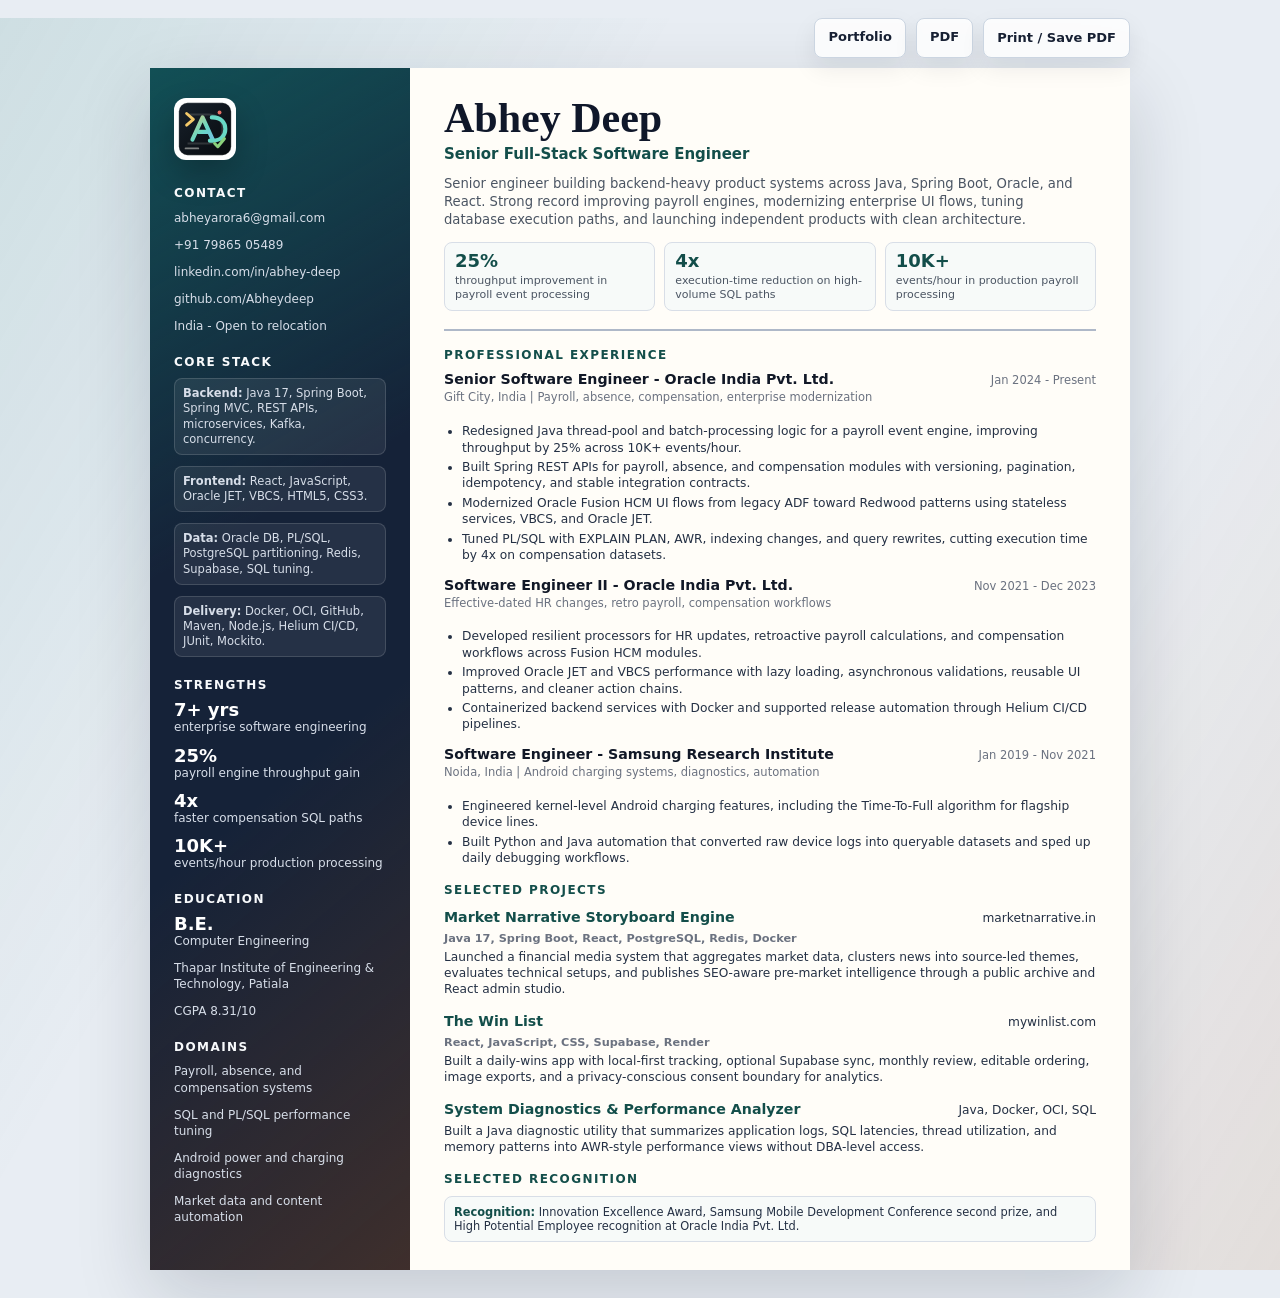
<file: resume.html>
<!doctype html>
<html lang="en">
  <head>
    <meta charset="utf-8">
    <meta name="viewport" content="width=device-width, initial-scale=1">
    <meta name="description" content="One-page resume for Abhey Deep, Senior Full-Stack Software Engineer.">
    <meta name="theme-color" content="#f6f4ee">
    <meta property="og:title" content="Abhey Deep | One-Page Resume">
    <meta property="og:description" content="Senior Full-Stack Software Engineer focused on Java, Spring Boot, React, Oracle, PostgreSQL, Redis, and enterprise systems.">
    <meta property="og:type" content="website">
    <title>Abhey Deep | One-Page Resume</title>
    <link rel="icon" href="assets/logo.svg" type="image/svg+xml">
    <style>
      :root {
        --paper: #fffdf8;
        --canvas: #e8edf3;
        --ink: #111827;
        --muted: #4b5563;
        --soft: #6b7280;
        --line: #d8dee7;
        --line-strong: #aeb8c8;
        --accent: #0f766e;
        --accent-strong: #134e4a;
        --warm: #b45309;
        --tag: #eef6f4;
        --sidebar: #152238;
        --sidebar-muted: #d7dee9;
        --shadow: 0 26px 70px rgba(15, 23, 42, 0.16);
        font-family: Inter, ui-sans-serif, system-ui, -apple-system, BlinkMacSystemFont, "Segoe UI", sans-serif;
      }

      * {
        box-sizing: border-box;
      }

      html {
        background: var(--canvas);
      }

      body {
        margin: 0;
        color: var(--ink);
        background:
          linear-gradient(120deg, rgba(15, 118, 110, 0.12), transparent 34%),
          linear-gradient(300deg, rgba(180, 83, 9, 0.1), transparent 32%),
          var(--canvas);
        line-height: 1.34;
        letter-spacing: 0;
      }

      a {
        color: inherit;
        text-decoration: none;
      }

      p,
      h1,
      h2,
      h3 {
        margin-top: 0;
      }

      .actions {
        width: min(100% - 28px, 980px);
        margin: 18px auto 10px;
        display: flex;
        justify-content: flex-end;
        gap: 10px;
      }

      .actions a,
      .actions button {
        min-height: 40px;
        border: 1px solid #cbd5e1;
        border-radius: 8px;
        padding: 9px 13px;
        background: rgba(255, 255, 255, 0.82);
        color: #172033;
        font: inherit;
        font-size: 13px;
        font-weight: 800;
        cursor: pointer;
        box-shadow: 0 10px 24px rgba(15, 23, 42, 0.08);
      }

      .sheet {
        width: min(100% - 28px, 980px);
        min-height: 11in;
        margin: 0 auto 28px;
        display: grid;
        grid-template-columns: 260px minmax(0, 1fr);
        background: var(--paper);
        box-shadow: var(--shadow);
      }

      .rail {
        padding: 30px 24px;
        color: #f8fafc;
        background:
          linear-gradient(150deg, rgba(15, 118, 110, 0.54), transparent 38%),
          linear-gradient(320deg, rgba(180, 83, 9, 0.26), transparent 42%),
          var(--sidebar);
      }

      .mark {
        width: 62px;
        height: 62px;
        margin-bottom: 22px;
        border-radius: 12px;
        background: #fff;
        box-shadow: 0 14px 32px rgba(0, 0, 0, 0.24);
      }

      .rail h2,
      .content h2 {
        margin: 0 0 9px;
        color: inherit;
        font-size: 12px;
        line-height: 1.1;
        text-transform: uppercase;
        letter-spacing: 0.12em;
      }

      .rail-section + .rail-section {
        margin-top: 22px;
      }

      .contact-list,
      .skill-list,
      .quick-list {
        display: grid;
        gap: 8px;
        margin: 0;
        padding: 0;
        list-style: none;
      }

      .contact-list a,
      .contact-list span {
        display: block;
        overflow-wrap: anywhere;
        color: var(--sidebar-muted);
        font-size: 12px;
      }

      .skill-list li {
        padding: 7px 8px;
        border: 1px solid rgba(255, 255, 255, 0.14);
        border-radius: 8px;
        background: rgba(255, 255, 255, 0.07);
        color: var(--sidebar-muted);
        font-size: 11.5px;
        line-height: 1.32;
      }

      .quick-list li {
        color: var(--sidebar-muted);
        font-size: 12px;
      }

      .quick-list strong {
        display: block;
        color: #fff;
        font-size: 18px;
        line-height: 1;
      }

      .content {
        padding: 30px 34px 28px;
      }

      .masthead {
        padding-bottom: 18px;
        border-bottom: 2px solid var(--line-strong);
      }

      h1 {
        margin-bottom: 5px;
        color: #0f172a;
        font-family: Georgia, "Times New Roman", serif;
        font-size: 42px;
        line-height: 0.98;
        letter-spacing: 0;
      }

      .title {
        margin-bottom: 11px;
        color: var(--accent-strong);
        font-size: 15px;
        font-weight: 900;
      }

      .summary {
        margin: 0;
        max-width: 640px;
        color: var(--muted);
        font-size: 13.2px;
      }

      .metric-strip {
        display: grid;
        grid-template-columns: repeat(3, minmax(0, 1fr));
        gap: 9px;
        margin-top: 14px;
      }

      .metric {
        min-height: 58px;
        padding: 9px 10px;
        border: 1px solid var(--line);
        border-radius: 8px;
        background: #f7faf9;
      }

      .metric strong {
        display: block;
        color: var(--accent-strong);
        font-size: 18px;
        line-height: 1;
      }

      .metric span {
        display: block;
        margin-top: 4px;
        color: var(--muted);
        font-size: 11px;
        line-height: 1.22;
      }

      .section {
        margin-top: 18px;
      }

      .content h2 {
        color: var(--accent-strong);
      }

      .role,
      .project {
        break-inside: avoid;
      }

      .role + .role,
      .project + .project {
        margin-top: 13px;
      }

      .row {
        display: grid;
        grid-template-columns: minmax(0, 1fr) auto;
        gap: 12px;
        align-items: baseline;
      }

      h3 {
        margin: 0 0 2px;
        color: #111827;
        font-size: 14.2px;
        line-height: 1.2;
      }

      .meta,
      .date {
        color: var(--soft);
        font-size: 11.5px;
      }

      .date {
        white-space: nowrap;
      }

      ul {
        margin: 6px 0 0;
        padding-left: 18px;
      }

      li {
        color: #243044;
        font-size: 12.25px;
      }

      li + li {
        margin-top: 3px;
      }

      .project h3 {
        color: var(--accent-strong);
      }

      .project p {
        margin: 3px 0 0;
        color: #243044;
        font-size: 12.2px;
      }

      .project .stack {
        color: var(--soft);
        font-size: 11.3px;
        font-weight: 800;
      }

      .recognition-line {
        margin: 0;
        padding: 8px 9px;
        border: 1px solid var(--line);
        border-radius: 8px;
        background: #f7faf9;
        color: #243044;
        font-size: 11.4px;
        line-height: 1.25;
      }

      .recognition-line strong {
        color: var(--accent-strong);
      }

      .education {
        display: grid;
        grid-template-columns: minmax(0, 1fr) auto;
        gap: 12px;
        align-items: baseline;
      }

      .education p {
        margin: 0;
        color: var(--muted);
        font-size: 12px;
      }

      .print-note {
        display: none;
      }

      @page {
        size: letter;
        margin: 0.2in;
      }

      @media print {
        html,
        body {
          background: #fff;
        }

        .actions {
          display: none;
        }

        .sheet {
          width: 100%;
          min-height: 10.55in;
          margin: 0;
          box-shadow: none;
          grid-template-columns: 2.32in minmax(0, 1fr);
          line-height: 1.28;
        }

        .rail {
          padding: 0.23in 0.19in;
          print-color-adjust: exact;
          -webkit-print-color-adjust: exact;
        }

        .content {
          padding: 0.23in 0.25in 0.2in;
        }

        .mark,
        .metric,
        .skill-list li {
          print-color-adjust: exact;
          -webkit-print-color-adjust: exact;
        }

        .masthead {
          padding-bottom: 0.13in;
          border-bottom-width: 1px;
        }

        h1 {
          font-size: 35px;
        }

        .title {
          margin-bottom: 8px;
          font-size: 13px;
        }

        .summary {
          font-size: 11.5px;
        }

        .metric-strip {
          gap: 6px;
          margin-top: 10px;
        }

        .metric {
          min-height: 45px;
          padding: 7px 8px;
        }

        .metric strong {
          font-size: 15px;
        }

        .metric span,
        .meta,
        .date {
          font-size: 10.3px;
        }

        .section {
          margin-top: 12px;
        }

        .role + .role,
        .project + .project {
          margin-top: 8px;
        }

        h2 {
          margin-bottom: 6px;
          font-size: 10.4px;
        }

        h3 {
          font-size: 12.4px;
        }

        ul {
          margin-top: 4px;
          padding-left: 16px;
        }

        li {
          font-size: 10.6px;
          line-height: 1.27;
        }

        li + li {
          margin-top: 1px;
        }

        .project p,
        .education p,
        .recognition-line {
          font-size: 10.5px;
          line-height: 1.27;
        }

        .recognition-line {
          padding: 7px 8px;
        }

        .project .stack,
        .contact-list a,
        .contact-list span,
        .quick-list li,
        .skill-list li {
          font-size: 9.8px;
        }

        .mark {
          width: 0.55in;
          height: 0.55in;
          margin-bottom: 0.17in;
        }

        .rail-section + .rail-section {
          margin-top: 0.18in;
        }

        .contact-list,
        .skill-list,
        .quick-list {
          gap: 0.055in;
        }

        .skill-list li {
          padding: 0.055in 0.065in;
          border-radius: 6px;
        }

        .quick-list strong {
          font-size: 15px;
        }
      }

      @media screen and (max-width: 780px) {
        .actions {
          justify-content: stretch;
        }

        .actions a,
        .actions button {
          flex: 1;
        }

        .sheet {
          width: 100%;
          min-height: auto;
          margin: 0;
          grid-template-columns: 1fr;
        }

        .rail {
          padding: 24px 22px;
        }

        .mark {
          width: 54px;
          height: 54px;
          margin-bottom: 16px;
        }

        .content {
          padding: 24px 22px 30px;
        }

        h1 {
          font-size: 36px;
        }

        .metric-strip,
        .row,
        .education {
          grid-template-columns: 1fr;
        }

        .date {
          white-space: normal;
        }
      }
    </style>
  </head>
  <body>
    <div class="actions" aria-label="Resume actions">
      <a href="index.html">Portfolio</a>
      <a href="Abhey-Deep-Resume.pdf">PDF</a>
      <button type="button" onclick="window.print()">Print / Save PDF</button>
    </div>

    <main class="sheet" aria-label="One-page resume for Abhey Deep">
      <aside class="rail" aria-label="Contact and skills">
        <img class="mark" src="assets/logo.svg" alt="Abhey Deep logo">

        <section class="rail-section">
          <h2>Contact</h2>
          <ul class="contact-list">
            <li><a href="mailto:abheyarora6@gmail.com">abheyarora6@gmail.com</a></li>
            <li><a href="tel:+917986505489">+91 79865 05489</a></li>
            <li><a href="https://linkedin.com/in/abhey-deep" target="_blank" rel="noopener">linkedin.com/in/abhey-deep</a></li>
            <li><a href="https://github.com/Abheydeep" target="_blank" rel="noopener">github.com/Abheydeep</a></li>
            <li><span>India - Open to relocation</span></li>
          </ul>
        </section>

        <section class="rail-section">
          <h2>Core Stack</h2>
          <ul class="skill-list">
            <li><strong>Backend:</strong> Java 17, Spring Boot, Spring MVC, REST APIs, microservices, Kafka, concurrency.</li>
            <li><strong>Frontend:</strong> React, JavaScript, Oracle JET, VBCS, HTML5, CSS3.</li>
            <li><strong>Data:</strong> Oracle DB, PL/SQL, PostgreSQL partitioning, Redis, Supabase, SQL tuning.</li>
            <li><strong>Delivery:</strong> Docker, OCI, GitHub, Maven, Node.js, Helium CI/CD, JUnit, Mockito.</li>
          </ul>
        </section>

        <section class="rail-section">
          <h2>Strengths</h2>
          <ul class="quick-list">
            <li><strong>7+ yrs</strong> enterprise software engineering</li>
            <li><strong>25%</strong> payroll engine throughput gain</li>
            <li><strong>4x</strong> faster compensation SQL paths</li>
            <li><strong>10K+</strong> events/hour production processing</li>
          </ul>
        </section>

        <section class="rail-section">
          <h2>Education</h2>
          <ul class="quick-list">
            <li><strong>B.E.</strong> Computer Engineering</li>
            <li>Thapar Institute of Engineering & Technology, Patiala</li>
            <li>CGPA 8.31/10</li>
          </ul>
        </section>

        <section class="rail-section">
          <h2>Domains</h2>
          <ul class="quick-list">
            <li>Payroll, absence, and compensation systems</li>
            <li>SQL and PL/SQL performance tuning</li>
            <li>Android power and charging diagnostics</li>
            <li>Market data and content automation</li>
          </ul>
        </section>
      </aside>

      <article class="content">
        <header class="masthead">
          <h1>Abhey Deep</h1>
          <p class="title">Senior Full-Stack Software Engineer</p>
          <p class="summary">
            Senior engineer building backend-heavy product systems across Java, Spring Boot, Oracle, and React. Strong record improving payroll engines, modernizing enterprise UI flows, tuning database execution paths, and launching independent products with clean architecture.
          </p>

          <div class="metric-strip" aria-label="Selected impact">
            <div class="metric">
              <strong>25%</strong>
              <span>throughput improvement in payroll event processing</span>
            </div>
            <div class="metric">
              <strong>4x</strong>
              <span>execution-time reduction on high-volume SQL paths</span>
            </div>
            <div class="metric">
              <strong>10K+</strong>
              <span>events/hour in production payroll processing</span>
            </div>
          </div>
        </header>

        <section class="section">
          <h2>Professional Experience</h2>

          <article class="role">
            <div class="row">
              <div>
                <h3>Senior Software Engineer - Oracle India Pvt. Ltd.</h3>
                <p class="meta">Gift City, India | Payroll, absence, compensation, enterprise modernization</p>
              </div>
              <p class="date">Jan 2024 - Present</p>
            </div>
            <ul>
              <li>Redesigned Java thread-pool and batch-processing logic for a payroll event engine, improving throughput by 25% across 10K+ events/hour.</li>
              <li>Built Spring REST APIs for payroll, absence, and compensation modules with versioning, pagination, idempotency, and stable integration contracts.</li>
              <li>Modernized Oracle Fusion HCM UI flows from legacy ADF toward Redwood patterns using stateless services, VBCS, and Oracle JET.</li>
              <li>Tuned PL/SQL with EXPLAIN PLAN, AWR, indexing changes, and query rewrites, cutting execution time by 4x on compensation datasets.</li>
            </ul>
          </article>

          <article class="role">
            <div class="row">
              <div>
                <h3>Software Engineer II - Oracle India Pvt. Ltd.</h3>
                <p class="meta">Effective-dated HR changes, retro payroll, compensation workflows</p>
              </div>
              <p class="date">Nov 2021 - Dec 2023</p>
            </div>
            <ul>
              <li>Developed resilient processors for HR updates, retroactive payroll calculations, and compensation workflows across Fusion HCM modules.</li>
              <li>Improved Oracle JET and VBCS performance with lazy loading, asynchronous validations, reusable UI patterns, and cleaner action chains.</li>
              <li>Containerized backend services with Docker and supported release automation through Helium CI/CD pipelines.</li>
            </ul>
          </article>

          <article class="role">
            <div class="row">
              <div>
                <h3>Software Engineer - Samsung Research Institute</h3>
                <p class="meta">Noida, India | Android charging systems, diagnostics, automation</p>
              </div>
              <p class="date">Jan 2019 - Nov 2021</p>
            </div>
            <ul>
              <li>Engineered kernel-level Android charging features, including the Time-To-Full algorithm for flagship device lines.</li>
              <li>Built Python and Java automation that converted raw device logs into queryable datasets and sped up daily debugging workflows.</li>
            </ul>
          </article>
        </section>

        <section class="section">
          <h2>Selected Projects</h2>

          <article class="project">
            <div class="row">
              <h3>Market Narrative Storyboard Engine</h3>
              <p class="date">marketnarrative.in</p>
            </div>
            <p class="stack">Java 17, Spring Boot, React, PostgreSQL, Redis, Docker</p>
            <p>Launched a financial media system that aggregates market data, clusters news into source-led themes, evaluates technical setups, and publishes SEO-aware pre-market intelligence through a public archive and React admin studio.</p>
          </article>

          <article class="project">
            <div class="row">
              <h3>The Win List</h3>
              <p class="date">mywinlist.com</p>
            </div>
            <p class="stack">React, JavaScript, CSS, Supabase, Render</p>
            <p>Built a daily-wins app with local-first tracking, optional Supabase sync, monthly review, editable ordering, image exports, and a privacy-conscious consent boundary for analytics.</p>
          </article>

          <article class="project">
            <div class="row">
              <h3>System Diagnostics & Performance Analyzer</h3>
              <p class="date">Java, Docker, OCI, SQL</p>
            </div>
            <p>Built a Java diagnostic utility that summarizes application logs, SQL latencies, thread utilization, and memory patterns into AWR-style performance views without DBA-level access.</p>
          </article>
        </section>

        <section class="section focus">
          <h2>Selected Recognition</h2>
          <p class="recognition-line"><strong>Recognition:</strong> Innovation Excellence Award, Samsung Mobile Development Conference second prize, and High Potential Employee recognition at Oracle India Pvt. Ltd.</p>
        </section>
      </article>
    </main>
  </body>
</html>
</file>
